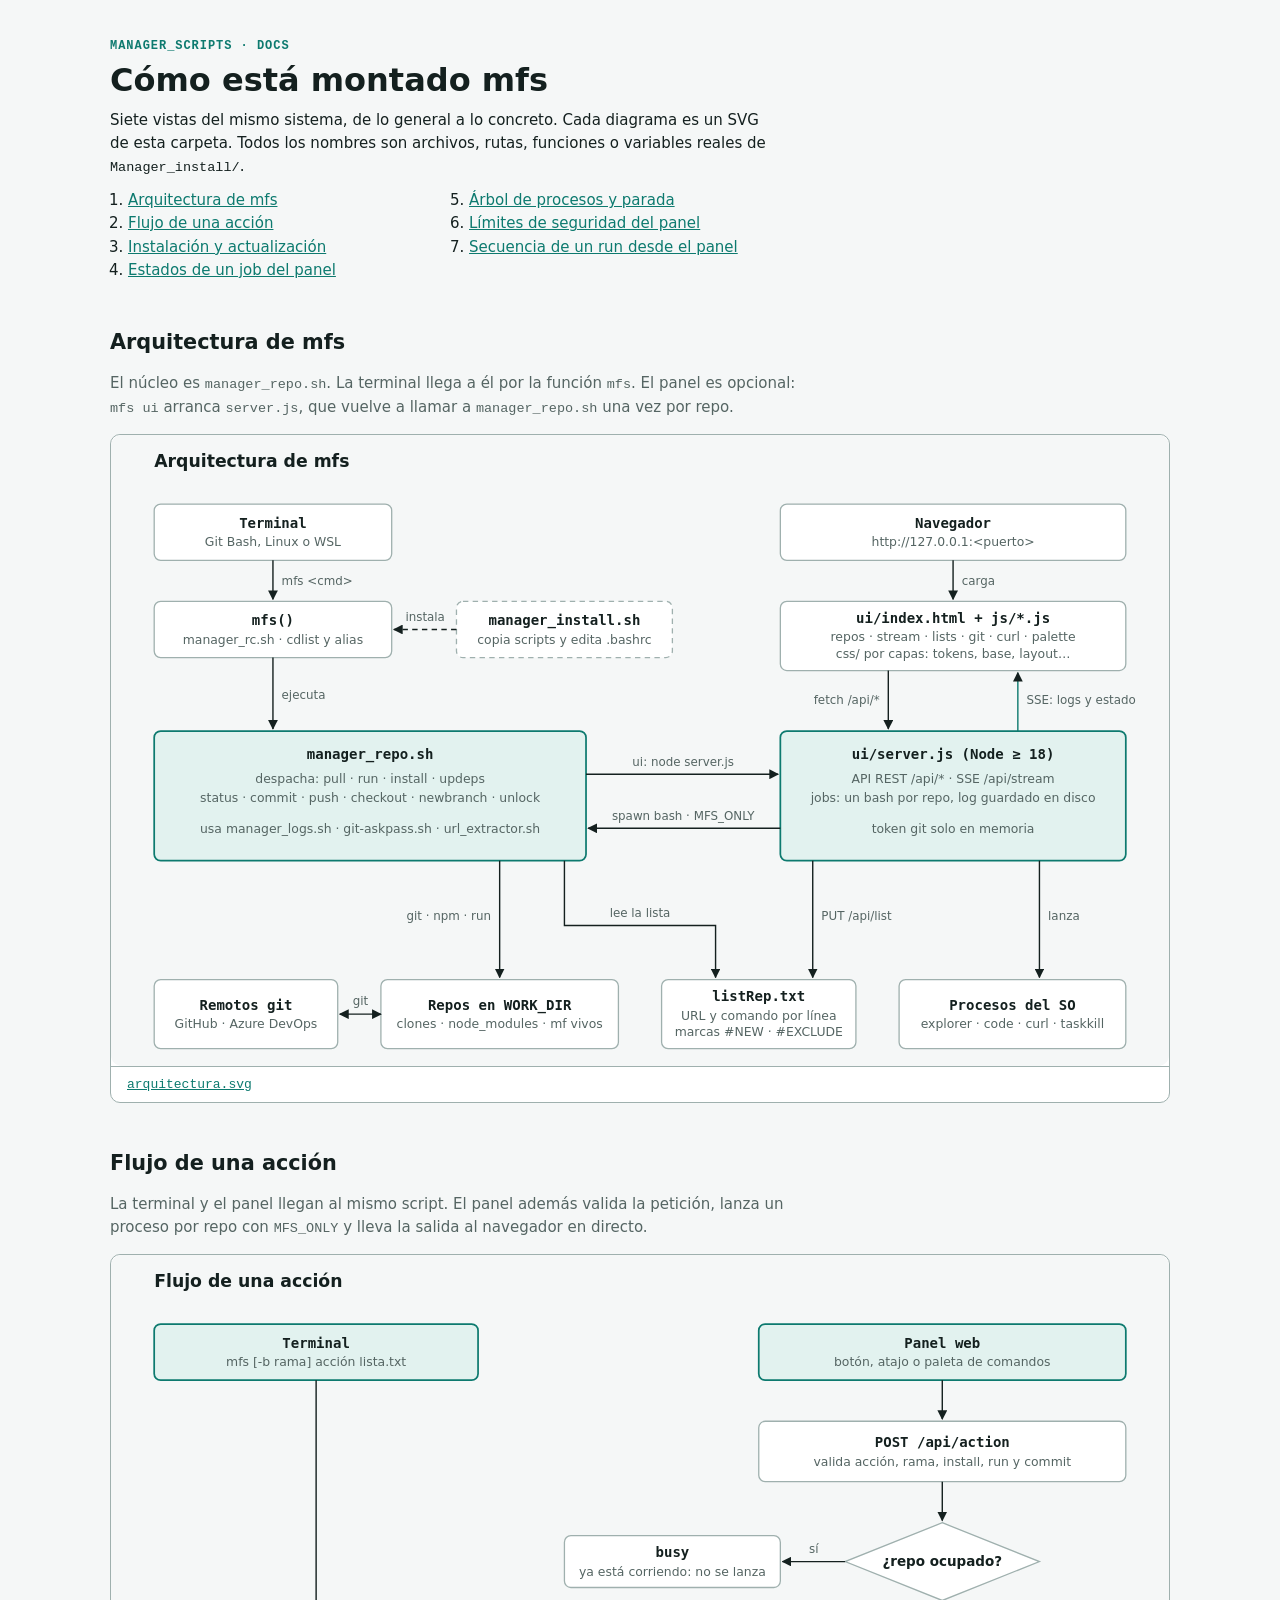
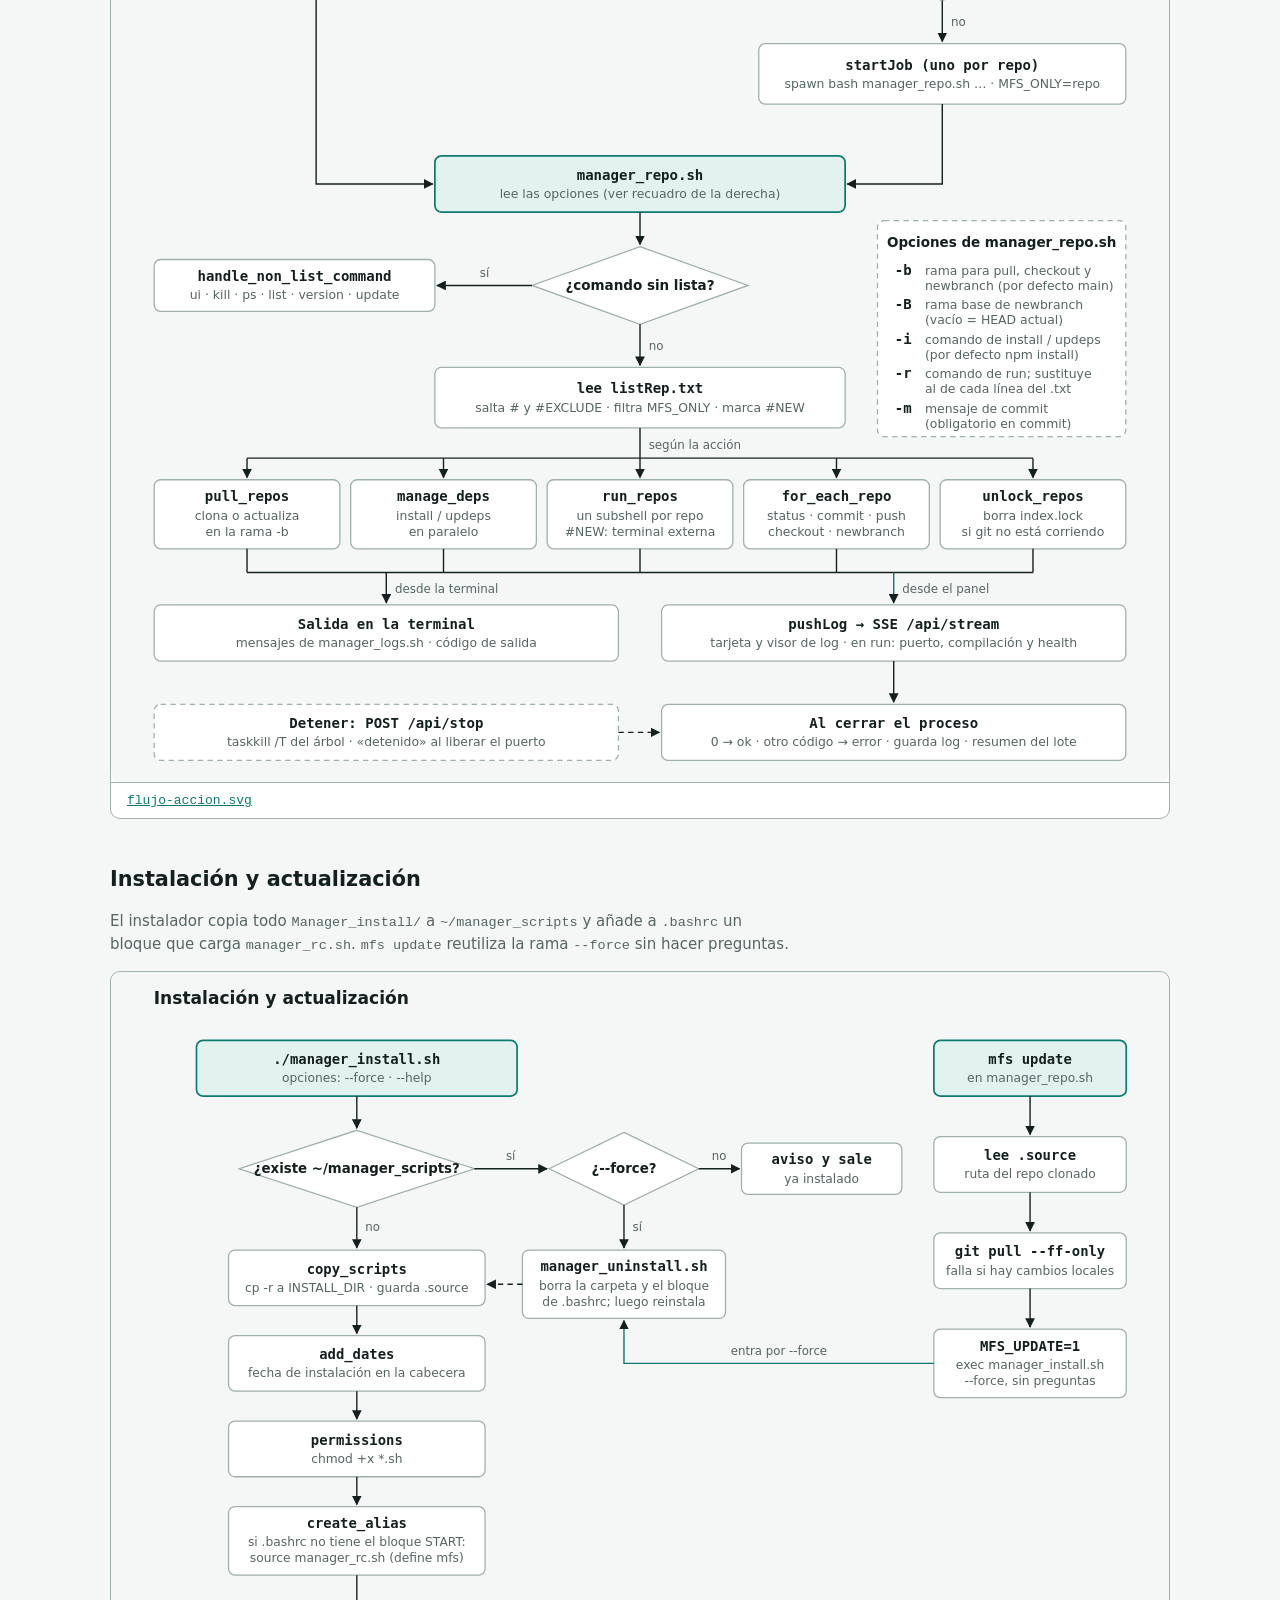
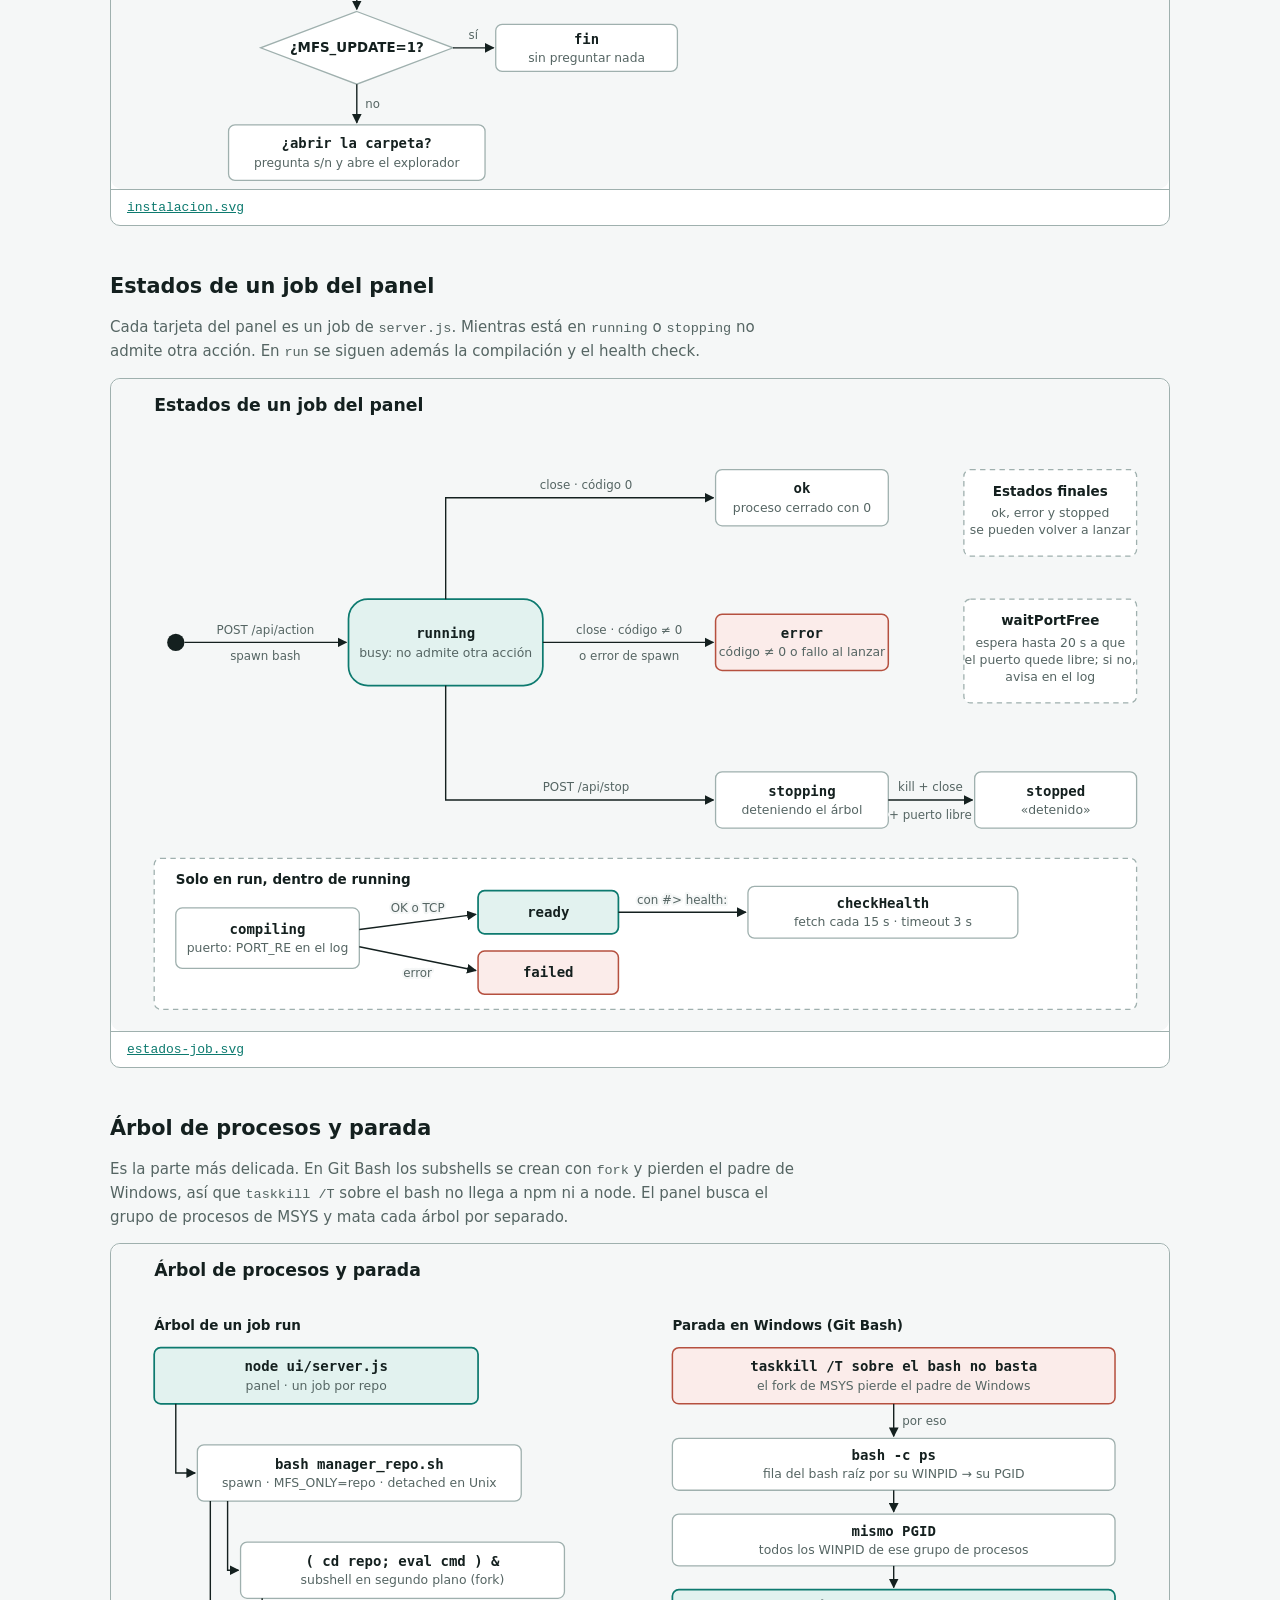
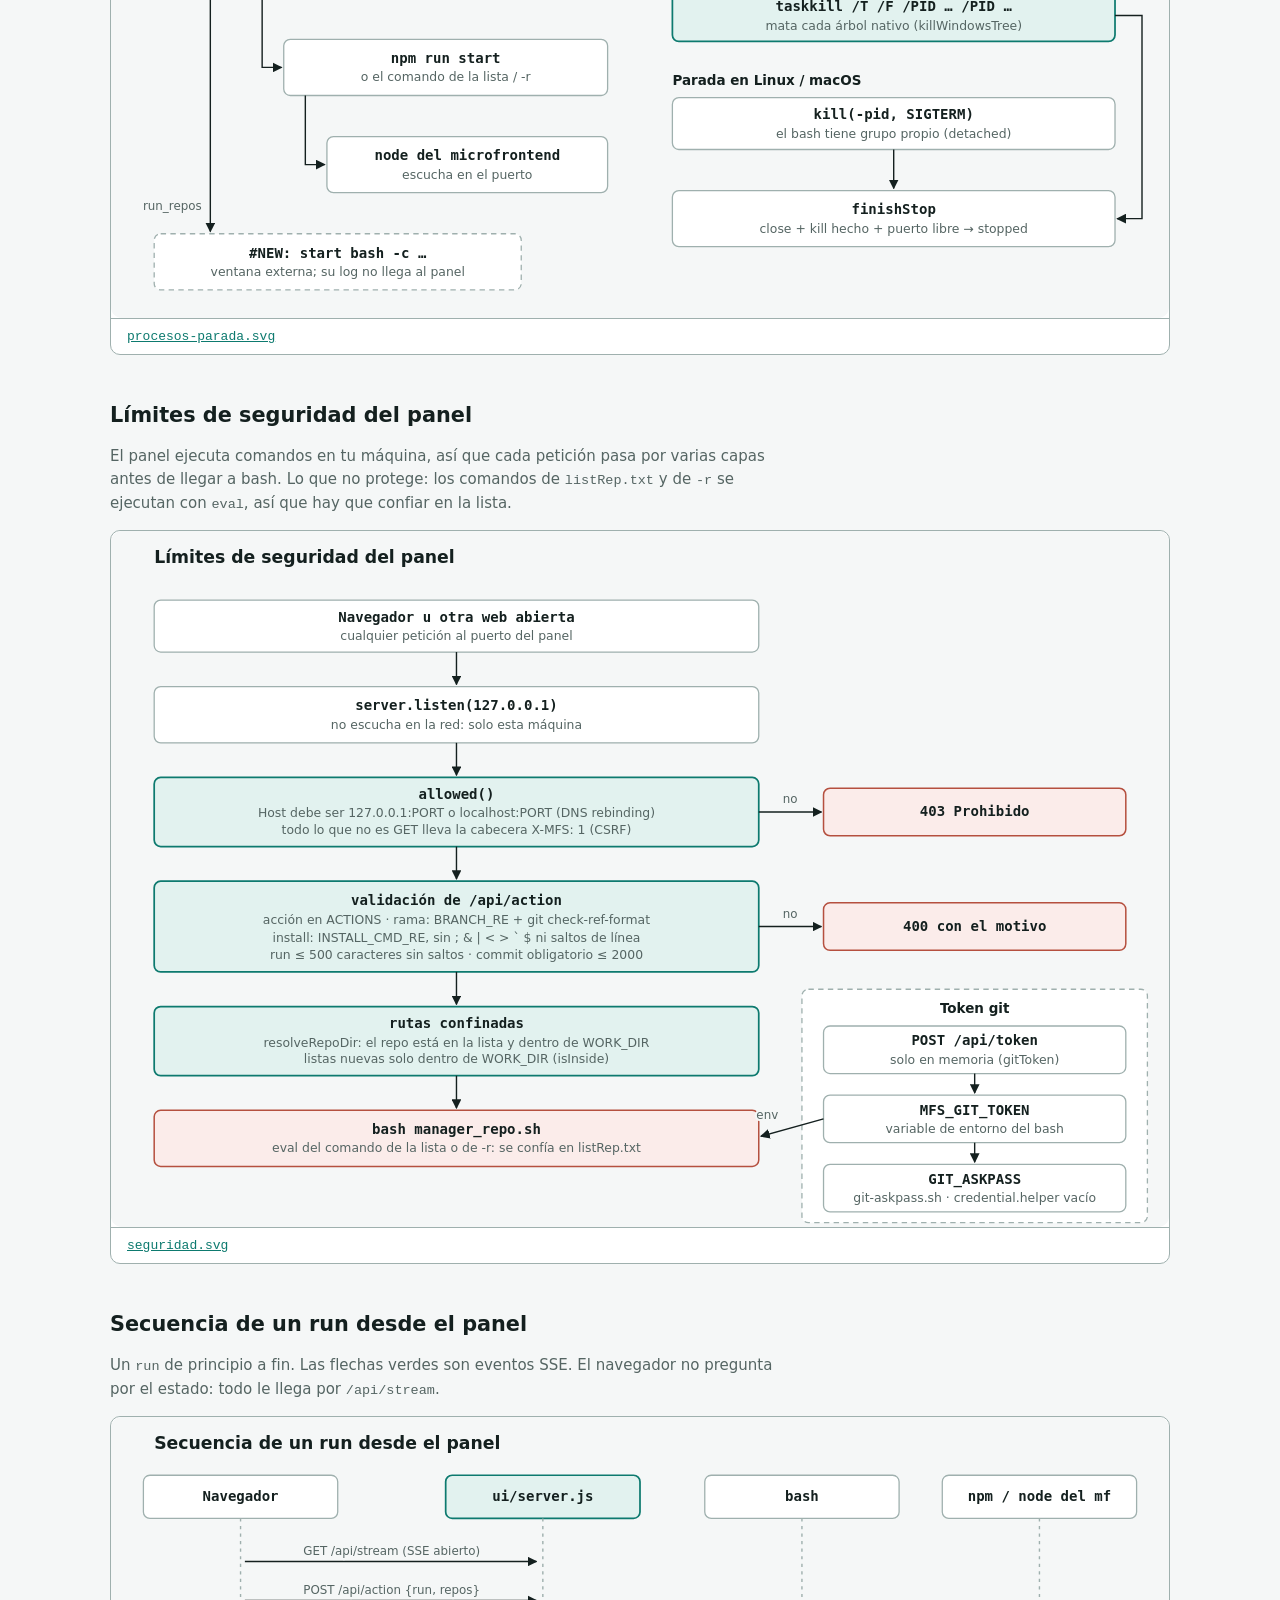
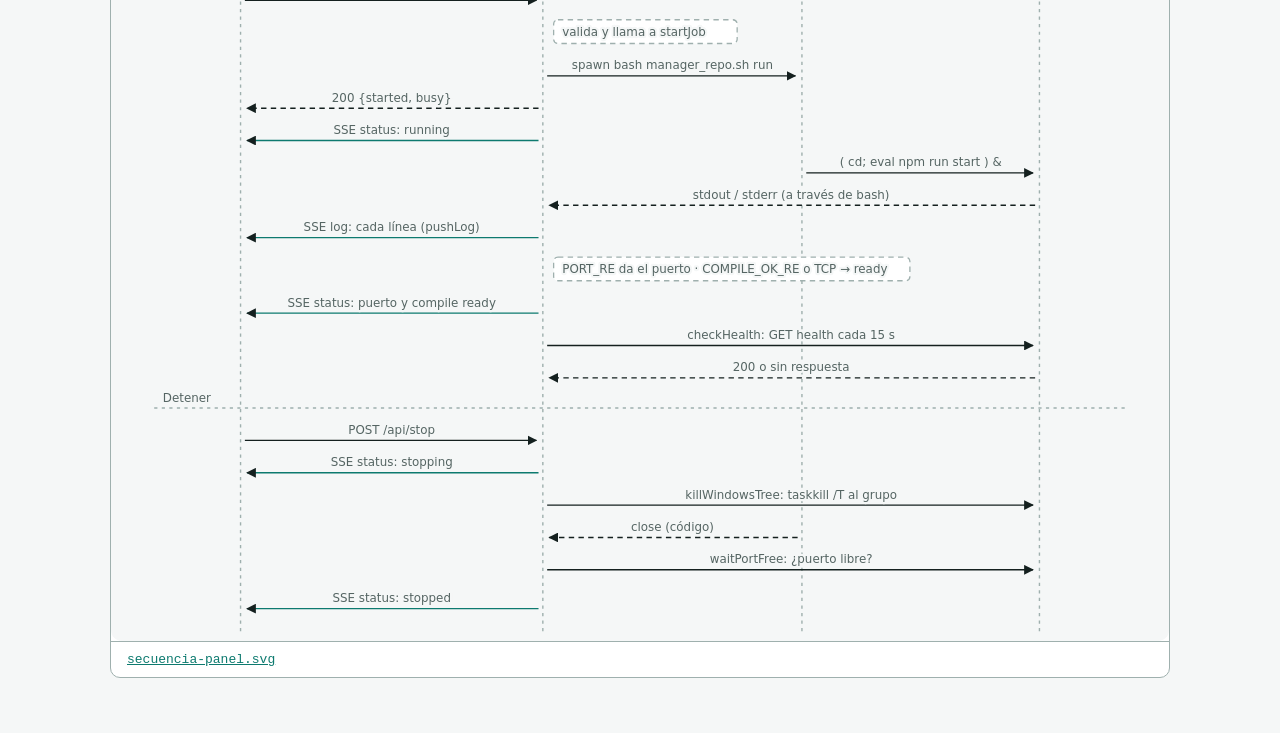
<file: docs/diagramas.html>
<!doctype html>
<html lang="es"><head><meta charset="utf-8"><meta name="viewport" content="width=device-width, initial-scale=1, viewport-fit=cover">
<title>Mapa de manager_scripts</title>
<meta name="claude:viewport-fit-sides" content="cover">
<style>
/* Una columna de lectura; cada diagrama es un SVG suelto de docs/ con scroll horizontal si no cabe */
:root { --bg:#f5f7f7; --surface:#ffffff; --fg:#14201f; --muted:#556563; --line:#9fb0ae; --accent:#0d7a6f;
  --f-display:"Segoe UI Semibold", system-ui, sans-serif; --f-body:system-ui, -apple-system, "Segoe UI", sans-serif; --f-mono:ui-monospace, "Cascadia Mono", Consolas, monospace; }
@media (prefers-color-scheme: dark) { :root:not([data-theme="light"]) { --bg:#0f1716; --surface:#172221; --fg:#e3ecea; --muted:#94a6a3; --line:#4b5f5c; --accent:#4fc2b2; color-scheme:dark } }
:root[data-theme="dark"] { --bg:#0f1716; --surface:#172221; --fg:#e3ecea; --muted:#94a6a3; --line:#4b5f5c; --accent:#4fc2b2; color-scheme:dark }
body { margin:0; background:var(--bg); color:var(--fg); font:15px/1.55 var(--f-body); }
main { max-width:1060px; margin:0 auto; padding-block:40px 64px; padding-left:max(16px, env(safe-area-inset-left, 0px)); padding-right:max(16px, env(safe-area-inset-right, 0px)); display:grid; gap:44px; }
header { display:grid; gap:10px; max-width:70ch; }
.eyebrow { font:600 12px/1 var(--f-mono); letter-spacing:.08em; text-transform:uppercase; color:var(--accent); }
h1, h2 { font-family:var(--f-display); text-wrap:balance; margin:0; }
h1 { font-size:2rem; line-height:1.15; } h2 { font-size:1.3rem; }
p { margin:0; } section > p { max-width:72ch; color:var(--muted); }
code { font-family:var(--f-mono); font-size:.9em; }
nav ol { margin:0; padding-left:1.2em; columns:2; column-gap:32px; }
a { color:var(--accent); }
section { display:grid; gap:14px; }
figure { margin:0; border:1px solid var(--line); border-radius:10px; overflow:hidden; background:var(--surface); }
.scroll { overflow-x:auto; }
.scroll img { display:block; width:100%; min-width:760px; height:auto; }
figcaption { padding:10px 16px; border-top:1px solid var(--line); font:13px var(--f-mono); }
@media (max-width:600px) { nav ol { columns:1; } }
</style></head><body>
<main>
  <header>
    <span class="eyebrow">manager_scripts · docs</span>
    <h1>Cómo está montado mfs</h1>
    <p>Siete vistas del mismo sistema, de lo general a lo concreto. Cada diagrama es un SVG de esta carpeta. Todos los nombres son archivos, rutas, funciones o variables reales de <code>Manager_install/</code>.</p>
    <nav><ol><li><a href="#arquitectura">Arquitectura de mfs</a></li><li><a href="#flujo-accion">Flujo de una acción</a></li><li><a href="#instalacion">Instalación y actualización</a></li><li><a href="#estados-job">Estados de un job del panel</a></li><li><a href="#procesos-parada">Árbol de procesos y parada</a></li><li><a href="#seguridad">Límites de seguridad del panel</a></li><li><a href="#secuencia-panel">Secuencia de un run desde el panel</a></li></ol></nav>
  </header>

  <section id="arquitectura">
    <h2>Arquitectura de mfs</h2>
    <p>El núcleo es <code>manager_repo.sh</code>. La terminal llega a él por la función <code>mfs</code>. El panel es opcional: <code>mfs ui</code> arranca <code>server.js</code>, que vuelve a llamar a <code>manager_repo.sh</code> una vez por repo.</p>
    <figure><div class="scroll"><img src="arquitectura.svg" alt="La terminal entra por mfs a manager_repo.sh; el navegador usa el frontend y server.js, que lanza manager_repo.sh por repo; debajo, remotos git, repos clonados, listRep.txt y procesos del sistema." width="980" height="584"></div>
    <figcaption><a href="arquitectura.svg">arquitectura.svg</a></figcaption></figure>
  </section>

  <section id="flujo-accion">
    <h2>Flujo de una acción</h2>
    <p>La terminal y el panel llegan al mismo script. El panel además valida la petición, lanza un proceso por repo con <code>MFS_ONLY</code> y lleva la salida al navegador en directo.</p>
    <figure><div class="scroll"><img src="flujo-accion.svg" alt="La terminal o el panel lanzan manager_repo.sh; el panel valida y lanza un job por repo libre; el script lee listRep.txt y ejecuta pull, deps, run, git o unlock; la salida va a la terminal o al panel por SSE." width="980" height="1044"></div>
    <figcaption><a href="flujo-accion.svg">flujo-accion.svg</a></figcaption></figure>
  </section>

  <section id="instalacion">
    <h2>Instalación y actualización</h2>
    <p>El instalador copia todo <code>Manager_install/</code> a <code>~/manager_scripts</code> y añade a <code>.bashrc</code> un bloque que carga <code>manager_rc.sh</code>. <code>mfs update</code> reutiliza la rama <code>--force</code> sin hacer preguntas.</p>
    <figure><div class="scroll"><img src="instalacion.svg" alt="manager_install.sh comprueba si existe ~/manager_scripts; si no, copia, fecha, da permisos y añade el bloque a .bashrc; con --force desinstala y reinstala; mfs update hace git pull y reinstala con --force." width="990" height="764"></div>
    <figcaption><a href="instalacion.svg">instalacion.svg</a></figcaption></figure>
  </section>

  <section id="estados-job">
    <h2>Estados de un job del panel</h2>
    <p>Cada tarjeta del panel es un job de <code>server.js</code>. Mientras está en <code>running</code> o <code>stopping</code> no admite otra acción. En <code>run</code> se siguen además la compilación y el health check.</p>
    <figure><div class="scroll"><img src="estados-job.svg" alt="Un job empieza en running; al cerrar pasa a ok o error; con stop pasa a stopping y a stopped cuando el proceso cerró, el kill terminó y el puerto quedó libre; en run hay subestados de compilación y health." width="980" height="604"></div>
    <figcaption><a href="estados-job.svg">estados-job.svg</a></figcaption></figure>
  </section>

  <section id="procesos-parada">
    <h2>Árbol de procesos y parada</h2>
    <p>Es la parte más delicada. En Git Bash los subshells se crean con <code>fork</code> y pierden el padre de Windows, así que <code>taskkill /T</code> sobre el bash no llega a npm ni a node. El panel busca el grupo de procesos de MSYS y mata cada árbol por separado.</p>
    <figure><div class="scroll"><img src="procesos-parada.svg" alt="node server.js lanza bash manager_repo.sh, que abre un subshell con npm y el node del microfrontend; en Windows el panel busca el grupo de procesos con ps y mata cada árbol con taskkill; en Unix mata el grupo con SIGTERM." width="980" height="624"></div>
    <figcaption><a href="procesos-parada.svg">procesos-parada.svg</a></figcaption></figure>
  </section>

  <section id="seguridad">
    <h2>Límites de seguridad del panel</h2>
    <p>El panel ejecuta comandos en tu máquina, así que cada petición pasa por varias capas antes de llegar a bash. Lo que no protege: los comandos de <code>listRep.txt</code> y de <code>-r</code> se ejecutan con <code>eval</code>, así que hay que confiar en la lista.</p>
    <figure><div class="scroll"><img src="seguridad.svg" alt="Las peticiones pasan por escuchar solo en 127.0.0.1, la comprobación de Host y cabecera X-MFS, la validación de /api/action y las rutas confinadas a WORK_DIR antes de llegar a bash; el token git solo vive en memoria y llega a git por GIT_ASKPASS." width="980" height="644"></div>
    <figcaption><a href="seguridad.svg">seguridad.svg</a></figcaption></figure>
  </section>

  <section id="secuencia-panel">
    <h2>Secuencia de un run desde el panel</h2>
    <p>Un <code>run</code> de principio a fin. Las flechas verdes son eventos SSE. El navegador no pregunta por el estado: todo le llega por <code>/api/stream</code>.</p>
    <figure><div class="scroll"><img src="secuencia-panel.svg" alt="El navegador abre el SSE, pide run, server.js lanza bash, que arranca el microfrontend; la salida vuelve por SSE con puerto, compilación y health; al detener, server.js mata el árbol, espera a que se libere el puerto y avisa de stopped." width="980" height="764"></div>
    <figcaption><a href="secuencia-panel.svg">secuencia-panel.svg</a></figcaption></figure>
  </section>
</main>
</body></html>
</file>
